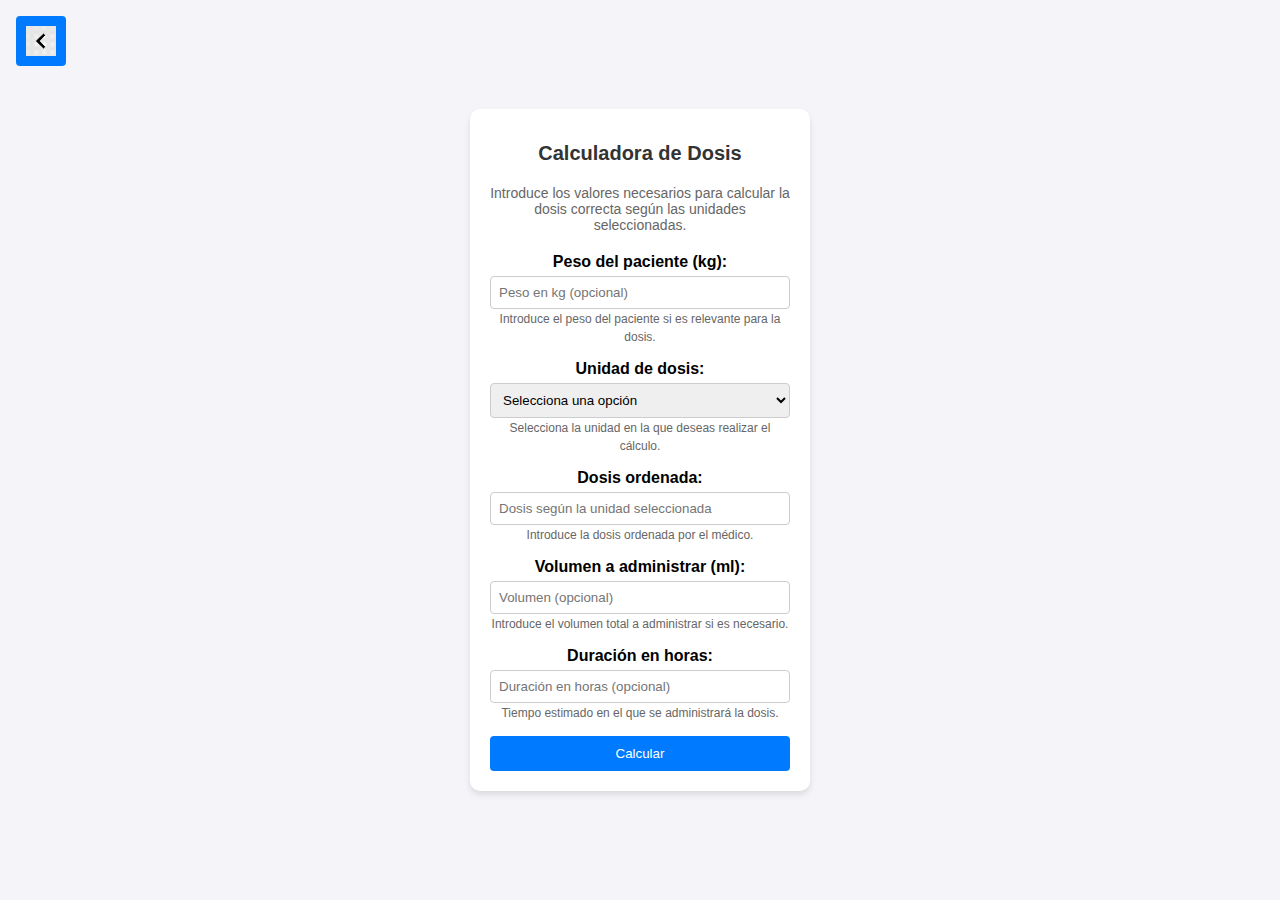
<file: calculadora/calculadora.html>
<!DOCTYPE html>
<html lang="es">
<head>
    <meta charset="UTF-8">
    <meta name="viewport" content="width=device-width, initial-scale=1.0">
    <title>Calculadora de Dosis</title>
    <link rel="stylesheet" href="styles.css">
</head>
<body>
<button type="button" class="back-btn" aria-label="Volver" onclick="history.back()">
  <img src="atras.png" alt="Atrás">
</button>

<style>
  .back-btn {
    position: fixed;
    top: 16px;
    left: 16px;
    z-index: 1000;
    display: inline-flex;
    align-items: center;
    justify-content: center;
    width: 50px;          
    height: 50px;         
  }
  .back-btn img {
    width: 30px;  
    height: 30px;
    object-fit: contain;
    pointer-events: none;

  /* Versión para pantallas pequeñas */
  @media (max-width: 600px) {
    .back-btn {
      top: 8px;
      left: 8px;
      width: 40px;
      height: 40px;
      padding: 4px;
    }
    .back-btn img {
      width: 24px;
      height: 24px;
    }
  }
</style>
    <div class="calculator">
        <h1>Calculadora de Dosis</h1>
        <p>Introduce los valores necesarios para calcular la dosis correcta según las unidades seleccionadas.</p>

        <div class="input-group">
            <label for="peso">Peso del paciente (kg):</label>
            <input type="number" id="peso" placeholder="Peso en kg (opcional)" min="0">
            <small>Introduce el peso del paciente si es relevante para la dosis.</small>
        </div>

        <div class="input-group">
            <label for="unidad_dosis">Unidad de dosis:</label>
            <select id="unidad_dosis">
                <option value="">Selecciona una opción</option>
                <option value="mg/h">mg/h</option>
                <option value="ml/h">ml/h</option>
                <option value="UI/h">UI/h</option>
                <option value="mEq/h">mEq/h</option>
                <option value="mOsm/h">mOsm/h</option>
                <option value="mg/kg">mg/kg/h</option>
                <option value="ml/kg">ml/kg/h</option>
                <option value="mEq/kg">mEq/kg/h</option>
                <option value="mOsm/kg">mOsm/kg/h</option>
                <option value="UI/kg">UI/kg/h</option>
                <option value="mg/kg/h">mg/kg/h</option>
                <option value="ml/kg/h">ml/kg/h</option>
                <option value="mEq/kg/h">mEq/kg/día</option>
                <option value="mOsm/kg/h">mOsm/kg/día</option>
                <option value="UI/kg/h">UI/kg/día</option>
                <option value="mg/kg/dia">mg/kg/día</option>
                <option value="ml/kg/dia">ml/kg/día</option>
                <option value="mEq/kg/dia">mEq/kg/día</option>
                <option value="mOsm/kg/dia">mOsm/kg/día</option>
                <option value="UI/kg/dia">UI/kg/día</option>
            </select>
            <small>Selecciona la unidad en la que deseas realizar el cálculo.</small>
        </div>

        <div class="input-group">
            <label for="dosis_medica">Dosis ordenada:</label>
            <input type="number" id="dosis_medica" placeholder="Dosis según la unidad seleccionada" min="0">
            <small>Introduce la dosis ordenada por el médico.</small>
        </div>

        <div class="input-group">
            <label for="volumen_administrar">Volumen a administrar (ml):</label>
            <input type="number" id="volumen_administrar" placeholder="Volumen (opcional)" min="0">
            <small>Introduce el volumen total a administrar si es necesario.</small>
        </div>

        <div class="input-group">
            <label for="duracion_horas">Duración en horas:</label>
            <input type="number" id="duracion_horas" placeholder="Duración en horas (opcional)" min="0">
            <small>Tiempo estimado en el que se administrará la dosis.</small>
        </div>

        <button id="calcular">Calcular</button>

        <div id="resultado" class="result" style="display: none;"></div>
    </div>

    <script src="script.js"></script>
</body>
</html>
</file>
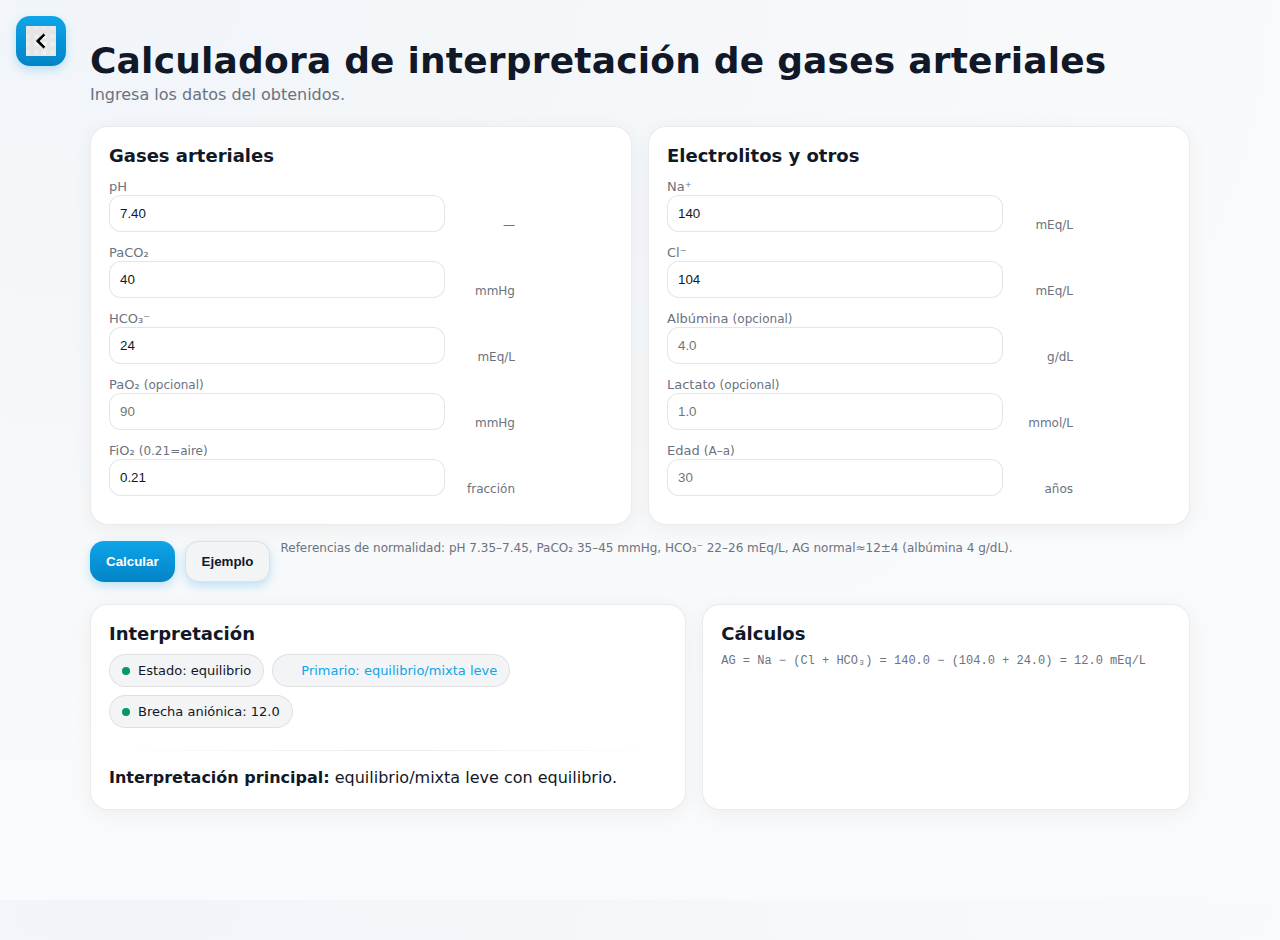
<file: gases/gases.html>
<!DOCTYPE html>
<html lang="es">
<head>
  <meta charset="UTF-8" />
  <meta name="viewport" content="width=device-width, initial-scale=1" />
  <title>Calculadora de Gases Arteriales (ABG)</title>
  <style>
/* ================================
   Variables de color y tema (Light)
   ================================ */
:root {
  --bg: #f9fafb;        /* Fondo principal - gray-50 */
  --card: #ffffff;      /* Fondo de tarjetas - blanco */
  --muted: #6b7280;     /* Texto secundario - gray-500 */
  --text: #111827;      /* Texto principal - gray-900 */
  --accent: #0ea5e9;    /* Azul acento - sky-500 */
  --good: #059669;      /* Verde - emerald-600 */
  --warn: #d97706;      /* Amarillo - amber-600 */
  --bad: #dc2626;       /* Rojo - red-600 */
}

/* ================================
   Reseteo y base tipográfica
   ================================ */
html, body {
  height: 100%;
}

body {
  margin: 0;
  font-family: Inter, system-ui, -apple-system, Segoe UI, Roboto, Ubuntu, 'Helvetica Neue', Arial, 'Noto Sans', sans-serif;
  background: radial-gradient(1200px 800px at 10% 0%, #f1f5f9, #f9fafb);
  color: var(--text);
}

/* ================================
   Contenedores y títulos
   ================================ */
.container {
  max-width: 1100px;
  margin: 40px auto;
  padding: 0 16px;
}

.title {
  font-size: clamp(24px, 4vw, 36px);
  font-weight: 800;
  letter-spacing: 0.2px;
  display: flex;
  gap: 10px;
  align-items: center;
}

.subtitle {
  color: var(--muted);
  margin-top: 4px;
}

/* ================================
   Sistema de grid
   ================================ */
.grid {
  display: grid;
  grid-template-columns: repeat(auto-fit, minmax(260px, 1fr));
  gap: 16px;
  margin-top: 22px;
}

.results {
  margin-top: 22px;
  display: grid;
  grid-template-columns: 1.1fr 0.9fr;
  gap: 16px;
}

@media (max-width: 900px) {
  .results {
    grid-template-columns: 1fr;
  }
}

/* ================================
   Tarjetas y elementos de entrada
   ================================ */
.card {
  background: var(--card);
  border: 1px solid rgba(0, 0, 0, 0.08);
  box-shadow: 0 4px 20px rgba(0, 0, 0, 0.05);
  border-radius: 18px;
  padding: 18px;
}

.card h3 {
  margin: 0 0 10px 0;
  font-size: 18px;
}

.row {
  display: grid;
  grid-template-columns: 1fr 90px 80px;
  gap: 10px;
  align-items: end;
  margin-bottom: 10px;
}

.row label {
  font-size: 13px;
  color: var(--muted);
}

.row input,
.row select {
  width: 100%;
  padding: 10px;
  border-radius: 12px;
  border: 1px solid rgba(0, 0, 0, 0.1);
  background: #ffffff;
  color: var(--text);
  outline: none;
}

.unit {
  font-size: 12px;
  color: var(--muted);
  text-align: right;
  padding-right: 8px;
}

.helper {
  font-size: 12px;
  color: var(--muted);
  margin-top: 2px;
}

/* ================================
   Botones y acciones
   ================================ */
.actions {
  display: flex;
  gap: 10px;
  flex-wrap: wrap;
  margin-top: 16px;
}

button {
  appearance: none;
  border: none;
  background: linear-gradient(180deg, var(--accent), #0284c7);
  color: #ffffff;
  padding: 12px 16px;
  border-radius: 14px;
  font-weight: 700;
  cursor: pointer;
  box-shadow: 0 4px 10px rgba(14, 165, 233, 0.25);
}

button.secondary {
  background: #f3f4f6;
  border: 1px solid rgba(0, 0, 0, 0.08);
  color: var(--text);
}

/* ================================
   Badges y estados
   ================================ */
.badge {
  display: inline-flex;
  align-items: center;
  gap: 8px;
  padding: 8px 12px;
  border-radius: 999px;
  background: #f3f4f6;
  border: 1px solid rgba(0, 0, 0, 0.08);
  font-size: 13px;
  margin-right: 8px;
  margin-bottom: 8px;
}

.dot {
  width: 8px;
  height: 8px;
  border-radius: 999px;
}

.good .dot { background: var(--good); }
.warn .dot { background: var(--warn); }
.bad  .dot { background: var(--bad); }

/* ================================
   Utilidades y detalles
   ================================ */
.accent { color: var(--accent); }
.mono   { font-family: ui-monospace, SFMono-Regular, Menlo, Monaco, Consolas, 'Liberation Mono', 'Courier New', monospace; }
.small  { font-size: 12px; color: var(--muted); }
.list   { line-height: 1.6; }

.hr {
  height: 1px;
  background: linear-gradient(90deg, transparent, rgba(0, 0, 0, 0.08), transparent);
  margin: 14px 0;
}

  </style>
</head>
<body>
<button type="button" class="back-btn" aria-label="Volver" onclick="history.back()">
  <img src="atras.png" alt="Atrás">
</button>

<style>
  .back-btn {
    position: fixed;
    top: 16px;
    left: 16px;
    z-index: 1000;
    display: inline-flex;
    align-items: center;
    justify-content: center;
    width: 50px;          
    height: 50px;         
  }
  .back-btn img {
    width: 30px;  
    height: 30px;
    object-fit: contain;
    pointer-events: none;

  /* Versión para pantallas pequeñas */
  @media (max-width: 600px) {
    .back-btn {
      top: 8px;
      left: 8px;
      width: 40px;
      height: 40px;
      padding: 4px;
    }
    .back-btn img {
      width: 24px;
      height: 24px;
    }
  }
</style>
  <div class="container">
    <div class="title">Calculadora de interpretación de gases arteriales</div>
    <div class="subtitle">Ingresa los datos del obtenidos.</div>

    <div class="grid">
      <div class="card">
        <h3>Gases arteriales</h3>
        <div class="row">
          <div>
            <label for="ph">pH</label>
            <input id="ph" type="number" step="0.001" placeholder="7.40" value="7.40" />
          </div>
          <div class="unit">—</div>
          <div></div>
        </div>
        <div class="row">
          <div>
            <label for="paco2">PaCO₂</label>
            <input id="paco2" type="number" step="0.1" placeholder="40" value="40" />
          </div>
          <div class="unit">mmHg</div>
          <div></div>
        </div>
        <div class="row">
          <div>
            <label for="hco3">HCO₃⁻</label>
            <input id="hco3" type="number" step="0.1" placeholder="24" value="24" />
          </div>
          <div class="unit">mEq/L</div>
          <div></div>
        </div>
        <div class="row">
          <div>
            <label for="pao2">PaO₂ <span class="helper">(opcional)</span></label>
            <input id="pao2" type="number" step="0.1" placeholder="90" />
          </div>
          <div class="unit">mmHg</div>
          <div></div>
        </div>
        <div class="row">
          <div>
            <label for="fio2">FiO₂ <span class="helper">(0.21=aire)</span></label>
            <input id="fio2" type="number" step="0.01" placeholder="0.21" value="0.21" />
          </div>
          <div class="unit">fracción</div>
          <div></div>
        </div>
      </div>

      <div class="card">
        <h3>Electrolitos y otros</h3>
        <div class="row">
          <div>
            <label for="na">Na⁺</label>
            <input id="na" type="number" step="0.1" placeholder="140" value="140" />
          </div>
          <div class="unit">mEq/L</div>
          <div></div>
        </div>
        <div class="row">
          <div>
            <label for="cl">Cl⁻</label>
            <input id="cl" type="number" step="0.1" placeholder="104" value="104" />
          </div>
          <div class="unit">mEq/L</div>
          <div></div>
        </div>
        <div class="row">
          <div>
            <label for="alb">Albúmina <span class="helper">(opcional)</span></label>
            <input id="alb" type="number" step="0.1" placeholder="4.0" />
          </div>
          <div class="unit">g/dL</div>
          <div></div>
        </div>
        <div class="row">
          <div>
            <label for="lac">Lactato <span class="helper">(opcional)</span></label>
            <input id="lac" type="number" step="0.1" placeholder="1.0" />
          </div>
          <div class="unit">mmol/L</div>
          <div></div>
        </div>
        <div class="row">
          <div>
            <label for="age">Edad <span class="helper">(A–a)</span></label>
            <input id="age" type="number" step="1" placeholder="30" />
          </div>
          <div class="unit">años</div>
          <div></div>
        </div>
      </div>
    </div>

    <div class="actions">
      <button id="calc">Calcular</button>
      <button class="secondary" id="demo">Ejemplo</button>
      <span class="small">Referencias de normalidad: pH 7.35–7.45, PaCO₂ 35–45 mmHg, HCO₃⁻ 22–26 mEq/L, AG normal≈12±4 (albúmina 4 g/dL).</span>
    </div>

    <div class="results">
      <div class="card" id="interpretacion">
        <h3>Interpretación</h3>
        <div id="summary"></div>
        <div class="hr"></div>
        <div id="details" class="list"></div>
      </div>
      <div class="card">
        <h3>Cálculos</h3>
        <div id="calcs" class="mono small"></div>
      </div>
    </div>
  </div>

  <script>
    function num(v){const x=parseFloat(v);return isNaN(x)?null:x}
    function within(x,a,b){return x>=a && x<=b}

    function compute(){
      const ph=num(document.getElementById('ph').value)
      const paco2=num(document.getElementById('paco2').value)
      const hco3=num(document.getElementById('hco3').value)
      const pao2=num(document.getElementById('pao2').value)
      const fio2=num(document.getElementById('fio2').value) || 0.21
      const na=num(document.getElementById('na').value)
      const cl=num(document.getElementById('cl').value)
      const alb=num(document.getElementById('alb').value)
      const lac=num(document.getElementById('lac').value)
      const age=num(document.getElementById('age').value)

      const calcsEl=document.getElementById('calcs')
      const summaryEl=document.getElementById('summary')
      const detailsEl=document.getElementById('details')

      if([ph,paco2,hco3,na,cl].some(v=>v===null)){
        summaryEl.innerHTML = `<span class="badge bad"><span class="dot"></span> Faltan valores obligatorios.</span>`
        detailsEl.textContent=''
        calcsEl.textContent='—'
        return
      }

      // Estado ácido-base primario
      let state = 'equilibrio'
      if(ph<7.35) state='acidemia'
      else if(ph>7.45) state='alcalemia'

      // Sospecha de proceso primario
      let primary = 'indeterminado'
      if(state==='acidemia'){
        if(hco3<22 && paco2<=45) primary='acidosis metabólica'
        else if(paco2>45 && hco3>=22) primary='acidosis respiratoria'
        else{
          // elegir por desviación relativa
          const dH = Math.abs(hco3-24)/24
          const dC = Math.abs(paco2-40)/40
          primary = dH>=dC ? 'acidosis metabólica (probable mixta)' : 'acidosis respiratoria (probable mixta)'
        }
      }else if(state==='alcalemia'){
        if(hco3>26 && paco2>=35) primary='alcalosis metabólica'
        else if(paco2<35 && hco3<=26) primary='alcalosis respiratoria'
        else{
          const dH = Math.abs(hco3-24)/24
          const dC = Math.abs(paco2-40)/40
          primary = dH>=dC ? 'alcalosis metabólica (probable mixta)' : 'alcalosis respiratoria (probable mixta)'
        }
      }else{
        primary='equilibrio/mixta leve'
      }

      // Anion gap y corrección por albúmina
      let ag = null, agc = null
      ag = na - (cl + hco3)
      if(alb!=null) agc = ag + 2.5*(4 - alb)

      // Delta-gap (si AG alto)
      let deltaAG=null, deltaHCO3=null, deltaEval=null
      const refAG = (alb!=null)? (12 + 2.5*(alb-4)) : 12
      if(ag > refAG){
        deltaAG = ag - refAG
        deltaHCO3 = 24 - hco3
        if(deltaAG - deltaHCO3 > 3){
          deltaEval = 'AG elevado con exceso de ΔAG sobre ΔHCO₃ → acidosis metabólica con <b>alcalosis metabólica</b> concomitante.'
        }else if(deltaHCO3 - deltaAG > 3){
          deltaEval = 'AG elevado pero ΔHCO₃ mayor que ΔAG → acidosis metabólica de <b>brecha mixta</b> (AG alto + hiperclorémica).'
        }else{
          deltaEval = 'Relación ΔAG ≈ ΔHCO₃: acidosis metabólica de brecha aniónica pura.'
        }
      }

      // Compensación esperada
      let compNote='', compBadges=''
      function badge(cls,txt){return `<span class="badge ${cls}"><span class="dot"></span>${txt}</span>`}

      if(primary.includes('metabólica')){
        if(primary.includes('acidosis')){
          const exp = 1.5*hco3 + 8
          const lo = exp - 2, hi = exp + 2
          if(within(paco2, lo, hi)) compBadges += badge('good', `Compensación respiratoria adecuada (PaCO₂ esp: ${exp.toFixed(1)}±2)`) 
          else if(paco2>hi) compBadges += badge('bad', `Hipoventilación mayor a lo esperado → acidosis respiratoria concomitante`)
          else compBadges += badge('bad', `Hiperventilación mayor a lo esperado → alcalosis respiratoria concomitante`)
          compNote = `Fórmula de Winter: PaCO₂ esp = 1.5×HCO₃ + 8 ± 2`
        }else{ // alcalosis metabólica
          const exp = 0.7*hco3 + 20
          const lo = exp - 5, hi = exp + 5
          if(within(paco2, lo, hi)) compBadges += badge('good', `Compensación respiratoria adecuada (PaCO₂ esp: ${exp.toFixed(1)}±5)`) 
          else if(paco2>hi) compBadges += badge('warn', `Hipoventilación excesiva → acidosis respiratoria concomitante`)
          else compBadges += badge('warn', `Hiperventilación excesiva → alcalosis respiratoria concomitante`)
          compNote = `PaCO₂ esp ≈ 0.7×HCO₃ + 20 ± 5`
        }
      }else if(primary.includes('respiratoria')){
        const d = paco2 - 40
        if(primary.includes('acidosis')){
          const expAc = 24 + (d/10)*1
          const expCh = 24 + (d/10)*3.5
          const nearer = Math.abs(hco3-expAc) <= Math.abs(hco3-expCh) ? 'aguda' : 'crónica'
          const exp = nearer==='aguda'?expAc:expCh
          const tol = nearer==='aguda'?2:4
          if(within(hco3, exp - tol, exp + tol)) compBadges += badge('good', `Compensación ${nearer} apropiada (HCO₃ esp ≈ ${exp.toFixed(1)}±${tol})`)
          else compBadges += badge('bad', `Compensación inadecuada → trastorno metabólico concomitante`)
          compNote=`Resp. acidosis: HCO₃ +1 (aguda) o +3.5 (crónica) por cada +10 mmHg PaCO₂`
        }else{ // alcalosis respiratoria
          const d2 = 40 - paco2
          const expAc = 24 - (d2/10)*2
          const expCh = 24 - (d2/10)*4
          const nearer = Math.abs(hco3-expAc) <= Math.abs(hco3-expCh) ? 'aguda' : 'crónica'
          const exp = nearer==='aguda'?expAc:expCh
          const tol = nearer==='aguda'?2:4
          if(within(hco3, exp - tol, exp + tol)) compBadges += badge('good', `Compensación ${nearer} apropiada (HCO₃ esp ≈ ${exp.toFixed(1)}±${tol})`)
          else compBadges += badge('bad', `Compensación inadecuada → trastorno metabólico concomitante`)
          compNote=`Resp. alcalosis: HCO₃ −2 (aguda) o −4 (crónica) por cada −10 mmHg PaCO₂`
        }
      }

      // Alveolo-arterial (si PaO2)
      let Aa=null, PAO2=null, AaNote=null
      if(pao2!=null){
        const Patm=760, PH2O=47, R=0.8
        PAO2 = fio2*(Patm-PH2O) - (paco2/R)
        Aa = PAO2 - pao2
        if(age!=null){
          const normalAa = (age/4) + 4
          AaNote = `A–a = ${Aa.toFixed(1)} mmHg; esperado ≤ ${(normalAa).toFixed(1)} (edad)`
        }else{
          AaNote = `A–a = ${Aa.toFixed(1)} mmHg` 
        }
      }

      // Ensamblar salida
      let summaryHTML = ''
      summaryHTML += badge(state==='equilibrio'?'good':(state==='acidemia'?'bad':'warn'), `Estado: ${state}`)
      summaryHTML += badge('accent', `Primario: ${primary}`)
      if(ag!=null){
        const agShow = alb!=null? (ag.toFixed(1)+` (corr. ${(agc).toFixed(1)})`) : ag.toFixed(1)
        const agCls = (ag > refAG+2)?'bad': (ag < (refAG-2)?'warn':'good')
        summaryHTML += badge(agCls, `Brecha aniónica: ${agShow}`)
      }
      if(Aa!=null){
        const normalAa = age!=null? (age/4 + 4) : 15
        const cls = Aa>normalAa? 'bad':'good'
        summaryHTML += badge(cls, `Gradiente A–a: ${Aa.toFixed(1)}`)
      }
      if(lac!=null){
        summaryHTML += badge(lac>2?'bad':'good', `Lactato: ${lac.toFixed(1)}`)
      }
      summaryHTML += compBadges
      summaryEl.innerHTML = summaryHTML

      let detailHTML = ''
      detailHTML += `<div><b>Interpretación principal:</b> ${primary} con ${state}.</div>`
      if(compNote) detailHTML += `<div class="small">${compNote}</div>`
      if(deltaEval) detailHTML += `<div class="hr"></div><div>${deltaEval}</div>`
      if(AaNote) detailHTML += `<div class="hr"></div><div>${AaNote}</div>`

      detailsEl.innerHTML = detailHTML

      // Cálculos detallados
      let calcText = ''
      calcText += `AG = Na − (Cl + HCO₃) = ${na.toFixed(1)} − (${cl.toFixed(1)} + ${hco3.toFixed(1)}) = ${ag.toFixed(1)} mEq/L\n`
      if(alb!=null){
        calcText += `AG corregido (alb ${alb.toFixed(1)}) = AG + 2.5×(4 − alb) = ${(agc).toFixed(1)} mEq/L\n`
      }
      if(deltaAG!=null){
        calcText += `ΔAG = ${deltaAG.toFixed(1)}; ΔHCO₃ = ${deltaHCO3.toFixed(1)}\n`
      }
      if(pao2!=null){
        calcText += `PAO₂ = FiO₂×(760−47) − PaCO₂/0.8 = ${(PAO2).toFixed(1)} mmHg\n`
        calcText += `A–a = PAO₂ − PaO₂ = ${(Aa).toFixed(1)} mmHg\n`
      }
      calcsEl.textContent = calcText || '—'
    }

    document.getElementById('calc').addEventListener('click', compute)
    document.getElementById('demo').addEventListener('click', ()=>{
      document.getElementById('ph').value = 7.28
      document.getElementById('paco2').value = 28
      document.getElementById('hco3').value = 13
      document.getElementById('pao2').value = 85
      document.getElementById('fio2').value = 0.21
      document.getElementById('na').value = 140
      document.getElementById('cl').value = 108
      document.getElementById('alb').value = 3.5
      document.getElementById('lac').value = 4.2
      document.getElementById('age').value = 30
      compute()
    })

    // Auto-calcular una vez al cargar
    compute()
  </script>
</body>
</html>
</file>
<file: calculadora/styles.css>
body {
    font-family: Arial, sans-serif;
    background-color: #f4f4f9;
    margin: 0;
    display: flex;
    justify-content: center;
    align-items: center;
    height: 100vh;
}

.calculator {
    background: #ffffff;
    padding: 20px;
    border-radius: 10px;
    box-shadow: 0 4px 6px rgba(0, 0, 0, 0.1);
    width: 300px;
    text-align: center;
}

h1 {
    font-size: 20px;
    margin-bottom: 20px;
    color: #333;
}

p {
    font-size: 14px;
    margin-bottom: 20px;
    color: #666;
}

.input-group {
    margin-bottom: 15px;
}

label {
    display: block;
    font-weight: bold;
    margin-bottom: 5px;
}

input, select {
    width: 100%;
    padding: 8px;
    border: 1px solid #ccc;
    border-radius: 4px;
    box-sizing: border-box;
}

button {
    background-color: #007bff;
    color: white;
    border: none;
    padding: 10px;
    border-radius: 4px;
    cursor: pointer;
    width: 100%;
}

button:hover {
    background-color: #0056b3;
}

.result {
    margin-top: 20px;
    padding: 10px;
    background: #e9f7ef;
    border: 1px solid #d4edda;
    border-radius: 4px;
    color: #155724;
    text-align: left;
}

small {
    font-size: 12px;
    color: #666;
}
</file>
